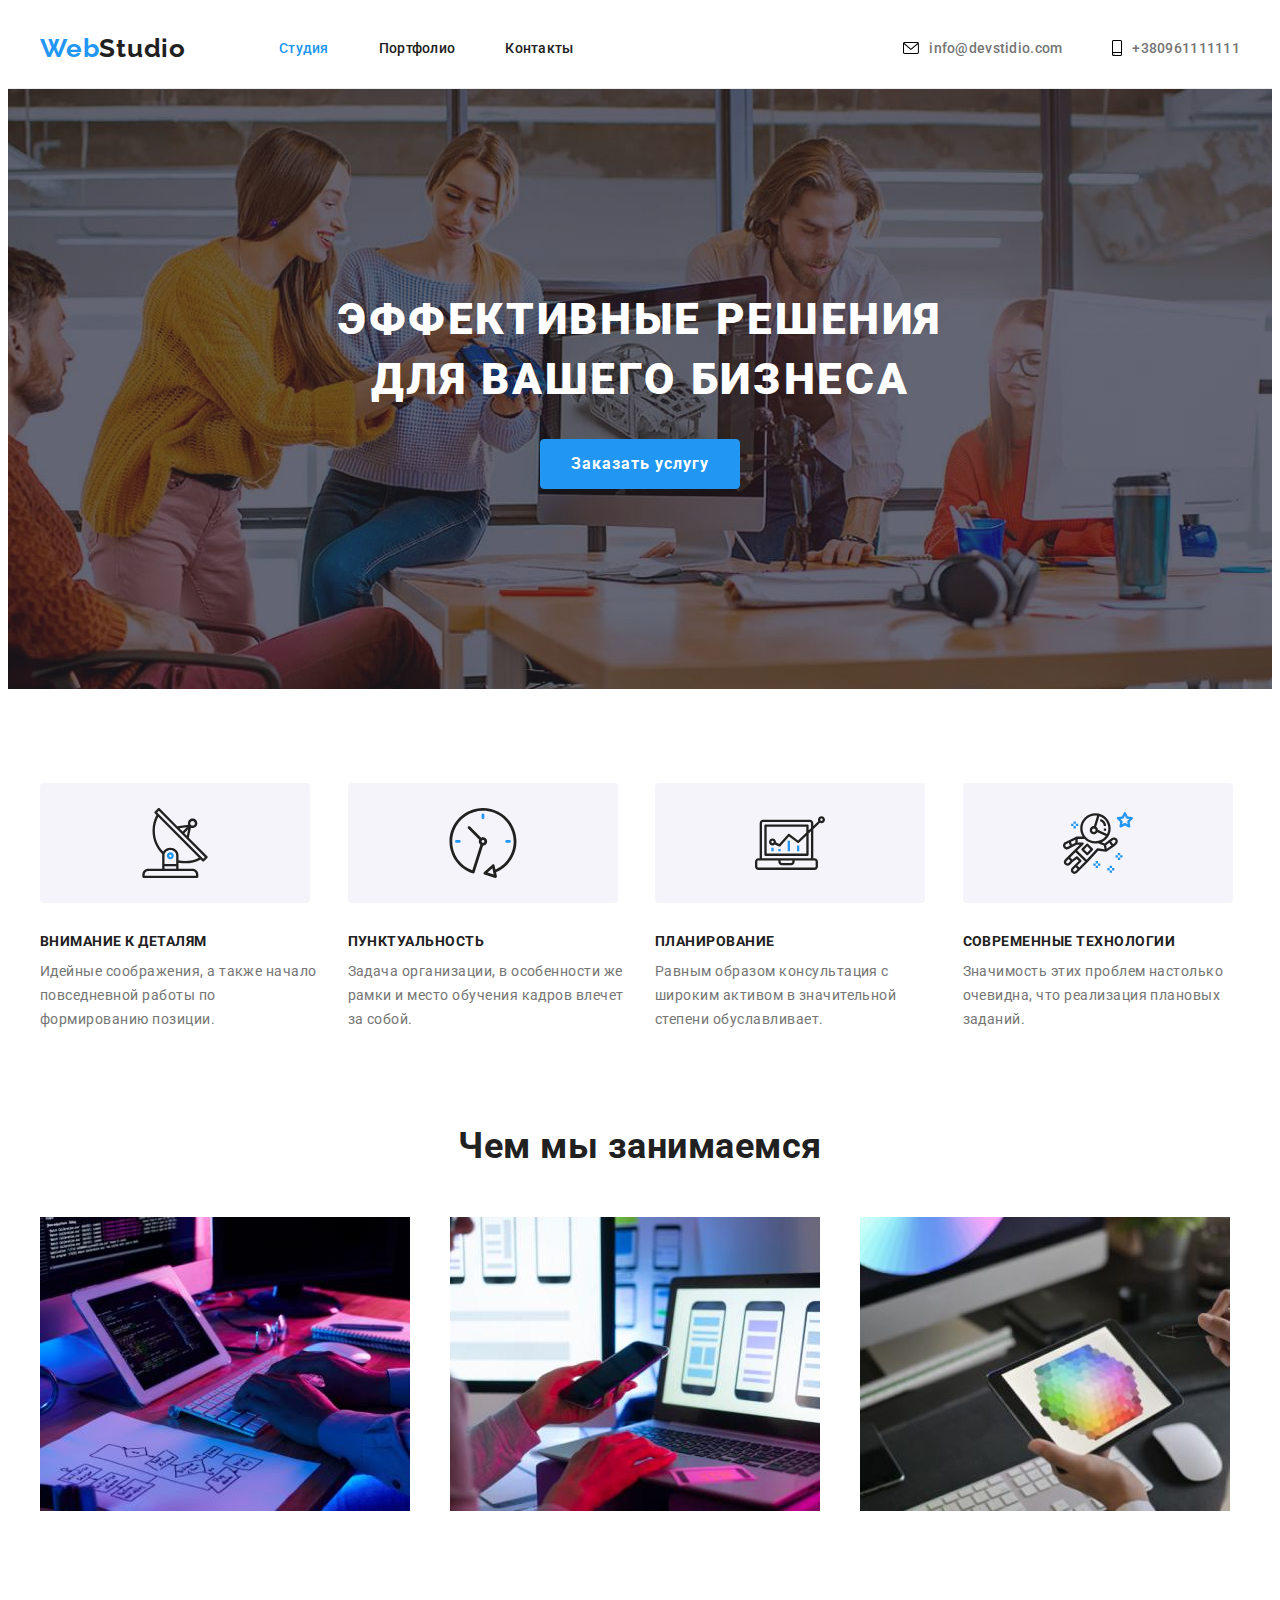
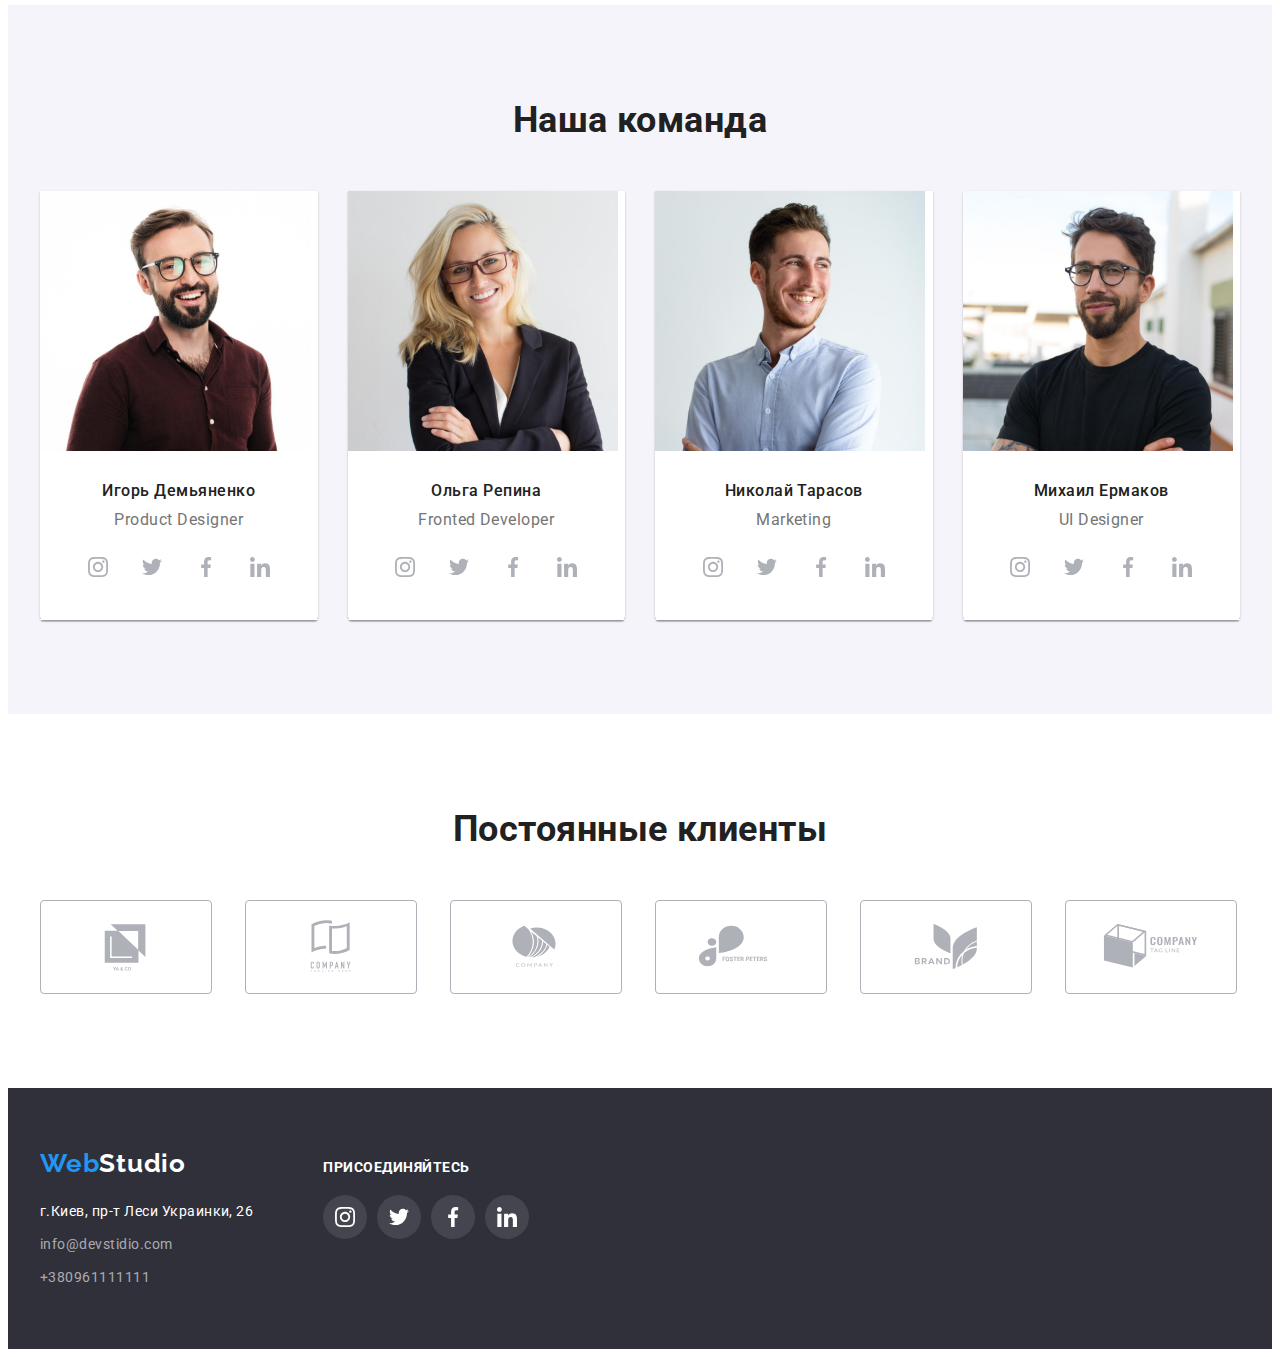
<file: index.html>
<!DOCTYPE html>
<html lang="ru">
  <head>
    <meta charset="UTF-8" />
    <meta http-equiv="X-UA-Compatible" content="IE=Edge" />
    <meta name="viewport" content="width=device-width, initial-scale=1.0" />
    <title>Студия</title>
    <link rel="preconnect" href="https://fonts.googleapis.com" />
    <link rel="preconnect" href="https://fonts.gstatic.com" crossorigin />
    <link
      href="https://fonts.googleapis.com/css2?family=Raleway:wght@700&family=Roboto:wght@400;500;700;900&display=swap"
      rel="stylesheet"
    />
    <link
      rel="stylesheet"
      href="https://cdnjs.cloudflare.com/ajax/libs/modern-normalize/1.1.0/modern-normalize.min.css"
      integrity="sha512-wpPYUAdjBVSE4KJnH1VR1HeZfpl1ub8YT/NKx4PuQ5NmX2tKuGu6U/JRp5y+Y8XG2tV+wKQpNHVUX03MfMFn9Q=="
      crossorigin="anonymous"
      referrerpolicy="no-referrer"
    />
    <link rel="stylesheet" href="./css/styles.css" />
  </head>
  <body>
    <!--Шапка сайта-->
    <header class="header">
      <div class="container header-container">
        <nav class="header-navigation">
          <a href="/" lang="en" class="header-logo link"
            >Web<span class="header-logo-item">Studio</span>
          </a>
          <ul class="header-list list">
            <li class="header-item">
              <a class="header-link link current" href="./index.html">Студия</a>
            </li>
            <li class="header-item">
              <a class="header-link link" href="./portfolio.html">Портфолио</a>
            </li>
            <li class="header-item">
              <a class="header-link link" href="#">Контакты</a>
            </li>
          </ul>
        </nav>
        <ul class="header-contacts-list list">
          <li class="header-contacts-item">
            <a
              class="header-contacts-link link"
              href="mailto:info@devstudio.com"
            >
              <svg class="header-contacts-icon" width="16" height="12">
                <use href="./images/symbol-defs.svg#icon-envelope"></use>
              </svg>
              info@devstidio.com</a
            >
          </li>
          <li class="header-contacts-item">
            <a class="header-contacts-link link" href="tel:+380961111111">
              <svg class="header-contacts-icon" width="10" height="16">
                <use href="./images/symbol-defs.svg#icon-smartphone"></use>
              </svg>
              +380961111111</a
            >
          </li>
        </ul>
      </div>
    </header>
    <!-- Главная страница сайта -->
    <main>
      <section class="hero section">
        <div class="container">
          <h1 class="hero-title">Эффективные решения для вашего бизнеса</h1>
          <button class="hero-button" type="button">Заказать услугу</button>
        </div>
      </section>
      <section class="benefits section">
        <div class="container">
          <h2 class="visually-hidden">Наши преимущества</h2>
          <ul class="benefits-list list">
            <li class="benefits-item">
              <div class="benefits-item-icon">
                <svg class="benefits-icon">
                  <use href="./images/symbol-defs.svg#icon-antenna"></use>
                </svg>
              </div>
              <h3 class="benefits-title">Внимание к деталям</h3>
              <p class="benefits-text">
                Идейные соображения, а также начало повседневной работы по
                формированию позиции.
              </p>
            </li>
            <li class="benefits-item">
              <div class="benefits-item-icon">
                <svg class="benefits-icon">
                  <use href="./images/symbol-defs.svg#icon-clock"></use>
                </svg>
              </div>
              <h3 class="benefits-title">Пунктуальность</h3>
              <p class="benefits-text">
                Задача организации, в особенности же рамки и место обучения
                кадров влечет за собой.
              </p>
            </li>
            <li class="benefits-item">
              <div class="benefits-item-icon">
                <svg class="benefits-icon">
                  <use href="./images/symbol-defs.svg#icon-diagram"></use>
                </svg>
              </div>
              <h3 class="benefits-title">Планирование</h3>
              <p class="benefits-text">
                Равным образом консультация с широким активом в значительной
                степени обуславливает.
              </p>
            </li>
            <li class="benefits-item">
              <div class="benefits-item-icon">
                <svg class="benefits-icon">
                  <use href="./images/symbol-defs.svg#icon-astronaut"></use>
                </svg>
              </div>
              <h3 class="benefits-title">Современные технологии</h3>
              <p class="benefits-text">
                Значимость этих проблем настолько очевидна, что реализация
                плановых заданий.
              </p>
            </li>
          </ul>
        </div>
      </section>
      <section class="work-examples section">
        <div class="container">
          <h2 class="main-title">Чем мы занимаемся</h2>
          <ul class="work-examples-list list">
            <li class="work-examples-item">
              <img
                src="./images/01.jpg"
                width="370"
                alt="Разработка приложений"
              />
            </li>
            <li class="work-examples-item">
              <img
                src="./images/02.jpg"
                width="370"
                alt="Разработка мобильных приложений"
              />
            </li>
            <li class="work-examples-item">
              <img
                src="./images/03.jpg"
                width="370"
                alt="Разработка планшетных приложений"
              />
            </li>
          </ul>
        </div>
      </section>
      <section class="our-team section">
        <div class="container">
          <h2 class="main-title">Наша команда</h2>
          <ul class="our-team-list list">
            <li class="our-team-item">
              <div class="card-thumb">
                <img src="./images/04.jpg" alt="Игорь Демьяненко" width="270" />
              </div>
              <div class="our-team-content">
                <h3 class="our-team-name">Игорь Демьяненко</h3>
                <p class="our-team-profession" lang="en">Product Designer</p>
                <ul class="our-team-icon social-list list">
                  <li class="social-item">
                    <a href="" class="social-link link">
                      <svg class="icon">
                        <use
                          href="./images/symbol-defs.svg#icon-instagram"
                        ></use>
                      </svg>
                    </a>
                  </li>
                  <li class="social-item">
                    <a href="" class="social-link link">
                      <svg class="icon">
                        <use href="./images/symbol-defs.svg#icon-twitter"></use>
                      </svg>
                    </a>
                  </li>
                  <li class="social-item">
                    <a href="" class="social-link link">
                      <svg class="icon">
                        <use
                          href="./images/symbol-defs.svg#icon-facebook"
                        ></use>
                      </svg>
                    </a>
                  </li>
                  <li class="social-item">
                    <a href="" class="social-link link">
                      <svg class="icon">
                        <use
                          href="./images/symbol-defs.svg#icon-linkedin"
                        ></use>
                      </svg>
                    </a>
                  </li>
                </ul>
              </div>
            </li>
            <li class="our-team-item">
              <div class="card-thumb">
                <img src="./images/05.jpg" alt="Ольга Репина" width="270" />
              </div>
              <div class="our-team-content">
                <h3 class="our-team-name">Ольга Репина</h3>
                <p class="our-team-profession" lang="en">Fronted Developer</p>
                <ul class="our-team-icon social-list list">
                  <li class="social-item">
                    <a href="" class="social-link link">
                      <svg class="icon">
                        <use
                          href="./images/symbol-defs.svg#icon-instagram"
                        ></use>
                      </svg>
                    </a>
                  </li>
                  <li class="social-item">
                    <a href="" class="social-link link">
                      <svg class="icon">
                        <use href="./images/symbol-defs.svg#icon-twitter"></use>
                      </svg>
                    </a>
                  </li>
                  <li class="social-item">
                    <a href="" class="social-link link">
                      <svg class="icon">
                        <use
                          href="./images/symbol-defs.svg#icon-facebook"
                        ></use>
                      </svg>
                    </a>
                  </li>
                  <li class="social-item">
                    <a href="" class="social-link link">
                      <svg class="icon">
                        <use
                          href="./images/symbol-defs.svg#icon-linkedin"
                        ></use>
                      </svg>
                    </a>
                  </li>
                </ul>
              </div>
            </li>
            <li class="our-team-item">
              <div class="card-thumb">
                <img src="./images/06.jpg" alt="Николай Тарасов" width="270" />
              </div>
              <div class="our-team-content">
                <h3 class="our-team-name">Николай Тарасов</h3>
                <p class="our-team-profession" lang="en">Marketing</p>
                <ul class="our-team-icon social-list list">
                  <li class="social-item">
                    <a href="" class="social-link link">
                      <svg class="icon">
                        <use
                          href="./images/symbol-defs.svg#icon-instagram"
                        ></use>
                      </svg>
                    </a>
                  </li>
                  <li class="social-item">
                    <a href="" class="social-link link">
                      <svg class="icon">
                        <use href="./images/symbol-defs.svg#icon-twitter"></use>
                      </svg>
                    </a>
                  </li>
                  <li class="social-item">
                    <a href="" class="social-link link">
                      <svg class="icon">
                        <use
                          href="./images/symbol-defs.svg#icon-facebook"
                        ></use>
                      </svg>
                    </a>
                  </li>
                  <li class="social-item">
                    <a href="" class="social-link link">
                      <svg class="icon">
                        <use
                          href="./images/symbol-defs.svg#icon-linkedin"
                        ></use>
                      </svg>
                    </a>
                  </li>
                </ul>
              </div>
            </li>
            <li class="our-team-item">
              <div class="card-thumb">
                <img src="./images/07.jpg" alt="Михаил Ермаков" width="270" />
              </div>
              <div class="our-team-content">
                <h3 class="our-team-name">Михаил Ермаков</h3>
                <p class="our-team-profession" lang="en">UI Designer</p>
                <ul class="our-team-icon social-list list">
                  <li class="social-item">
                    <a href="" class="social-link link">
                      <svg class="icon">
                        <use
                          href="./images/symbol-defs.svg#icon-instagram"
                        ></use>
                      </svg>
                    </a>
                  </li>
                  <li class="social-item">
                    <a href="" class="social-link link">
                      <svg class="icon">
                        <use href="./images/symbol-defs.svg#icon-twitter"></use>
                      </svg>
                    </a>
                  </li>
                  <li class="social-item">
                    <a href="" class="social-link link">
                      <svg class="icon">
                        <use
                          href="./images/symbol-defs.svg#icon-facebook"
                        ></use>
                      </svg>
                    </a>
                  </li>
                  <li class="social-item">
                    <a href="" class="social-link link">
                      <svg class="icon">
                        <use
                          href="./images/symbol-defs.svg#icon-linkedin"
                        ></use>
                      </svg>
                    </a>
                  </li>
                </ul>
              </div>
            </li>
          </ul>
        </div>
      </section>
      <section class="clients section">
        <div class="container">
          <h2 class="main-title">Постоянные клиенты</h2>
          <ul class="clients-list list">
            <li class="clients-item">
              <a href="#" class="clients-link link">
                <svg class="clients-icon">
                  <use href="./images/symbol-defs.svg#icon-client1"></use>
                </svg>
              </a>
            </li>
            <li class="clients-item">
              <a href="#" class="clients-link link">
                <svg class="clients-icon">
                  <use href="./images/symbol-defs.svg#icon-client2"></use>
                </svg>
              </a>
            </li>
            <li class="clients-item">
              <a href="#" class="clients-link link">
                <svg class="clients-icon">
                  <use href="./images/symbol-defs.svg#icon-client3"></use>
                </svg>
              </a>
            </li>
            <li class="clients-item">
              <a href="#" class="clients-link link">
                <svg class="clients-icon">
                  <use href="./images/symbol-defs.svg#icon-client4"></use>
                </svg>
              </a>
            </li>
            <li class="clients-item">
              <a href="#" class="clients-link link">
                <svg class="clients-icon">
                  <use href="./images/symbol-defs.svg#icon-client5"></use>
                </svg>
              </a>
            </li>
            <li class="clients-item">
              <a href="#" class="clients-link link">
                <svg class="clients-icon">
                  <use href="./images/symbol-defs.svg#icon-client6"></use>
                </svg>
              </a>
            </li>
          </ul>
        </div>
      </section>
    </main>
    <!-- Подвал сайта -->
    <footer class="footer-page">
      <div class="footer-block container">
        <div class="contacts-block">
          <a class="footer-logo link" href="/" lang="en"
            >Web<span class="footer-logo-item">Studio</span></a
          >
          <address>
            <ul class="footer-page-list list">
              <li class="footer-page-item">
                <a
                  class="footer-address-link link"
                  href="https://goo.gl/maps/W11AP8xgQY6qdK9m6"
                  target="_blank"
                  rel="noreferrer noopener"
                >
                  г.Киев, пр-т Леси Украинки, 26</a
                >
              </li>
              <li class="footer-page-item">
                <a
                  class="footer-contacts-link link"
                  href="mailto:info@devstudio.com"
                  >info@devstidio.com</a
                >
              </li>
              <li class="footer-page-item">
                <a class="footer-contacts-link link" href="tel:+380961111111"
                  >+380961111111</a
                >
              </li>
            </ul>
          </address>
        </div>
        <div class="social-block">
          <h2 class="footer-title">присоединяйтесь</h2>
          <ul class="footer-soc-list list">
            <li class="footer-soc-item">
              <a href="#" class="footer-soc-link link">
                <svg class="footer-soc-icon">
                  <use href="./images/symbol-defs.svg#icon-instagram"></use>
                </svg>
              </a>
            </li>
            <li class="footer-soc-item">
              <a href="#" class="footer-soc-link link">
                <svg class="footer-soc-icon">
                  <use href="./images/symbol-defs.svg#icon-twitter"></use>
                </svg>
              </a>
            </li>
            <li class="footer-soc-item">
              <a href="#" class="footer-soc-link link">
                <svg class="footer-soc-icon">
                  <use href="./images/symbol-defs.svg#icon-facebook"></use>
                </svg>
              </a>
            </li>
            <li class="footer-soc-item">
              <a href="#" class="footer-soc-link link">
                <svg class="footer-soc-icon">
                  <use href="./images/symbol-defs.svg#icon-linkedin"></use>
                </svg>
              </a>
            </li>
          </ul>
        </div>
      </div>
    </footer>
  </body>
</html>
</file>
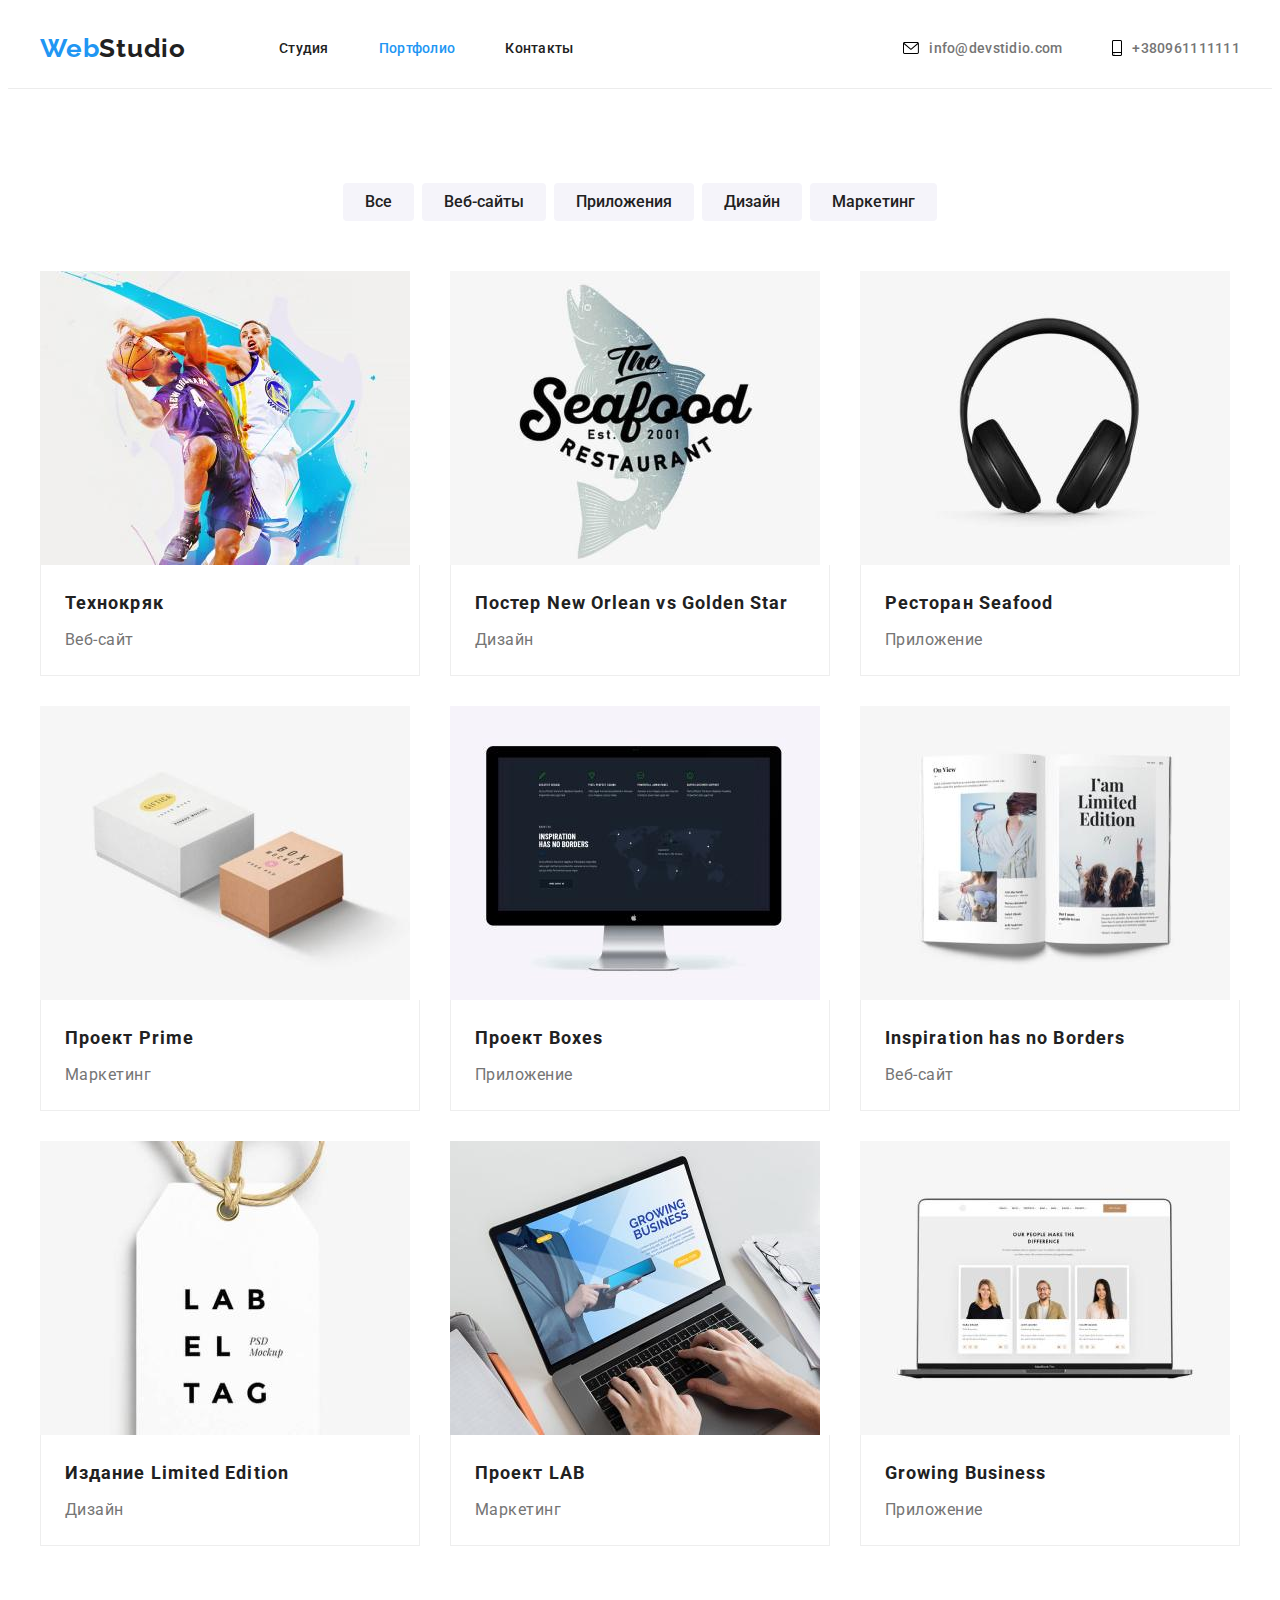
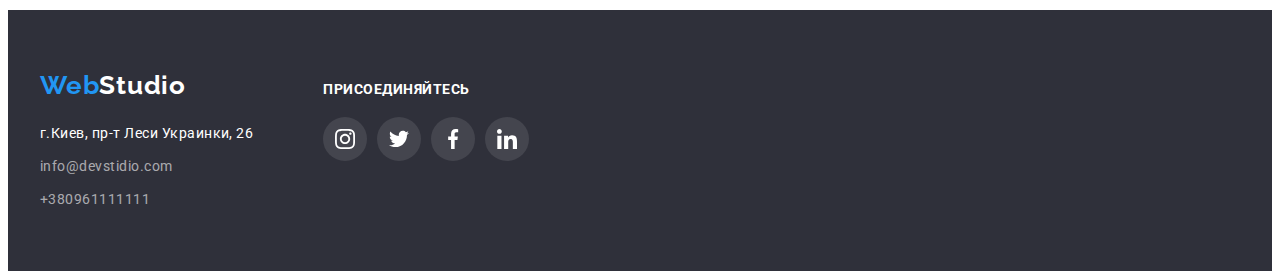
<file: portfolio.html>
<!DOCTYPE html>
<html lang="ru">
  <head>
    <meta charset="UTF-8" />
    <meta http-equiv="X-UA-Compatible" content="IE=edge" />
    <meta name="viewport" content="width=device-width, initial-scale=1.0" />
    <title>Портфолио</title>
    <link rel="preconnect" href="https://fonts.googleapis.com" />
    <link rel="preconnect" href="https://fonts.gstatic.com" crossorigin />
    <link
      href="https://fonts.googleapis.com/css2?family=Raleway:wght@700&family=Roboto:wght@400;500;700;900&display=swap"
      rel="stylesheet"
    />
    <link
      rel="stylesheet"
      href="https://cdnjs.cloudflare.com/ajax/libs/modern-normalize/1.1.0/modern-normalize.min.css"
      integrity="sha512-wpPYUAdjBVSE4KJnH1VR1HeZfpl1ub8YT/NKx4PuQ5NmX2tKuGu6U/JRp5y+Y8XG2tV+wKQpNHVUX03MfMFn9Q=="
      crossorigin="anonymous"
      referrerpolicy="no-referrer"
    />
    <link rel="stylesheet" href="./css/styles.css" />
  </head>
  <body>
    <!--Шапка сайта-->
    <header class="header">
      <div class="container header-container">
        <nav class="header-navigation">
          <a href="/" lang="en" class="header-logo link"
            >Web<span class="header-logo-item">Studio</span>
          </a>
          <ul class="header-list list">
            <li class="header-item">
              <a class="header-link link" href="./index.html">Студия</a>
            </li>
            <li class="header-item">
              <a class="header-link link current" href="./portfolio.html"
                >Портфолио</a
              >
            </li>
            <li class="header-item">
              <a class="header-link link" href="#">Контакты</a>
            </li>
          </ul>
        </nav>
        <ul class="header-contacts-list list">
          <li class="header-contacts-item">
            <a
              class="header-contacts-link link"
              href="mailto:info@devstudio.com"
            >
              <svg class="header-contacts-icon" width="16" height="12">
                <use href="./images/symbol-defs.svg#icon-envelope"></use>
              </svg>
              info@devstidio.com</a
            >
          </li>
          <li class="header-contacts-item">
            <a class="header-contacts-link link" href="tel:+380961111111">
              <svg class="header-contacts-icon" width="10" height="16">
                <use href="./images/symbol-defs.svg#icon-smartphone"></use>
              </svg>
              +380961111111</a
            >
          </li>
        </ul>
      </div>
    </header>
    <!-- Главная сайта -->
    <main>
      <section class="portfolio section">
        <div class="container">
          <ul class="filters-list list">
            <li class="filters-item">
              <button class="filters-button" type="button">Все</button>
            </li>
            <li class="filters-item">
              <button class="filters-button" type="button">Веб-сайты</button>
            </li>
            <li class="filters-item">
              <button class="filters-button" type="button">Приложения</button>
            </li>
            <li class="filters-item">
              <button class="filters-button" type="button">Дизайн</button>
            </li>
            <li class="filters-item">
              <button class="filters-button" type="button">Маркетинг</button>
            </li>
          </ul>

          <ul class="gallery-list list">
            <li class="gallery-item">
              <a href="#" class="gallery-link link">
                <div class="card-thumb">
                  <img
                    src="./images/portfolio-img02.jpg"
                    width="370"
                    alt="Фото веб-сайта"
                  />
                </div>
                <div class="gallery-content">
                  <h2 class="gallery-title">Технокряк</h2>
                  <p class="gallery-text">Веб-сайт</p>
                </div>
              </a>
            </li>
            <li class="gallery-item">
              <a href="#" class="gallery-link link">
                <div class="card-thumb">
                  <img
                    src="./images/portfolio-img03.jpg"
                    width="370"
                    alt="Фото постера"
                  />
                </div>
                <div class="gallery-content">
                  <h2 class="gallery-title">
                    Постер <span lang="en">New Orlean vs Golden Star</span>
                  </h2>
                  <p class="gallery-text">Дизайн</p>
                </div>
              </a>
            </li>
            <li class="gallery-item">
              <a href="#" class="gallery-link link">
                <div class="card-thumb">
                  <img
                    src="./images/portfolio-img04.jpg"
                    width="370"
                    alt="Фото приложения для ресторана"
                  />
                </div>
                <div class="gallery-content">
                  <h2 class="gallery-title">
                    Ресторан <span lang="en">Seafood</span>
                  </h2>
                  <p class="gallery-text">Приложение</p>
                </div>
              </a>
            </li>
            <li class="gallery-item">
              <a href="#" class="gallery-link link">
                <div class="card-thumb">
                  <img
                    src="./images/portfolio-img05.jpg"
                    width="370"
                    alt="Фото проекта"
                  />
                </div>
                <div class="gallery-content">
                  <h2 class="gallery-title">
                    Проект <span lang="en">Prime</span>
                  </h2>
                  <p class="gallery-text">Маркетинг</p>
                </div>
              </a>
            </li>
            <li class="gallery-item">
              <a href="#" class="gallery-link link">
                <div class="card-thumb">
                  <img
                    src="./images/portfolio-img06.jpg"
                    width="370"
                    alt="Фото приложения"
                  />
                </div>
                <div class="gallery-content">
                  <h2 class="gallery-title">
                    Проект <span lang="en">Boxes</span>
                  </h2>
                  <p class="gallery-text">Приложение</p>
                </div>
              </a>
            </li>
            <li class="gallery-item">
              <a href="#" class="gallery-link link">
                <div class="card-thumb">
                  <img
                    src="./images/portfolio-img07.jpg"
                    width="370"
                    alt="Фото веб-сайта"
                  />
                </div>
                <div class="gallery-content">
                  <h2 class="gallery-title" lang="en">
                    Inspiration has no Borders
                  </h2>
                  <p class="gallery-text">Веб-сайт</p>
                </div>
              </a>
            </li>
            <li class="gallery-item">
              <a href="#" class="gallery-link link">
                <div class="card-thumb">
                  <img
                    src="./images/portfolio-img08.jpg"
                    width="370"
                    alt="Фото издания"
                  />
                </div>
                <div class="gallery-content">
                  <h2 class="gallery-title">
                    Издание <span lang="en">Limited Edition</span>
                  </h2>
                  <p class="gallery-text">Дизайн</p>
                </div>
              </a>
            </li>
            <li class="gallery-item">
              <a href="#" class="gallery-link link">
                <div class="card-thumb">
                  <img
                    src="./images/portfolio-img09.jpg"
                    width="370"
                    alt="Фото проекта"
                  />
                </div>
                <div class="gallery-content">
                  <h2 class="gallery-title">
                    Проект <span lang="en">LAB</span>
                  </h2>
                  <p class="gallery-text">Маркетинг</p>
                </div>
              </a>
            </li>
            <li class="gallery-item">
              <a href="#" class="gallery-link link">
                <div class="card-thumb">
                  <img
                    src="./images/portfolio-img01.jpg"
                    width="370"
                    alt="Фото приложения"
                  />
                </div>
                <div class="gallery-content">
                  <h2 class="gallery-title" lang="en">Growing Business</h2>
                  <p class="gallery-text">Приложение</p>
                </div>
              </a>
            </li>
          </ul>
        </div>
      </section>
    </main>
    <!-- Подвал сайта -->
    <footer class="footer-page">
      <div class="footer-block container">
        <div class="contacts-block">
          <a class="footer-logo link" href="/" lang="en"
            >Web<span class="footer-logo-item">Studio</span></a
          >
          <address>
            <ul class="footer-page-list list">
              <li class="footer-page-item">
                <a
                  class="footer-address-link link"
                  href="https://goo.gl/maps/W11AP8xgQY6qdK9m6"
                  target="_blank"
                  rel="noreferrer noopener"
                >
                  г.Киев, пр-т Леси Украинки, 26</a
                >
              </li>
              <li class="footer-page-item">
                <a
                  class="footer-contacts-link link"
                  href="mailto:info@devstudio.com"
                  >info@devstidio.com</a
                >
              </li>
              <li class="footer-page-item">
                <a class="footer-contacts-link link" href="tel:+380961111111"
                  >+380961111111</a
                >
              </li>
            </ul>
          </address>
        </div>
        <div class="social-block">
          <h2 class="footer-title">присоединяйтесь</h2>
          <ul class="footer-soc-list list">
            <li class="footer-soc-item">
              <a href="#" class="footer-soc-link link">
                <svg class="footer-soc-icon">
                  <use href="./images/symbol-defs.svg#icon-instagram"></use>
                </svg>
              </a>
            </li>
            <li class="footer-soc-item">
              <a href="#" class="footer-soc-link link">
                <svg class="footer-soc-icon">
                  <use href="./images/symbol-defs.svg#icon-twitter"></use>
                </svg>
              </a>
            </li>
            <li class="footer-soc-item">
              <a href="#" class="footer-soc-link link">
                <svg class="footer-soc-icon">
                  <use href="./images/symbol-defs.svg#icon-facebook"></use>
                </svg>
              </a>
            </li>
            <li class="footer-soc-item">
              <a href="#" class="footer-soc-link link">
                <svg class="footer-soc-icon">
                  <use href="./images/symbol-defs.svg#icon-linkedin"></use>
                </svg>
              </a>
            </li>
          </ul>
        </div>
      </div>
    </footer>
  </body>
</html>
</file>
<file: css/styles.css>
:root {
  --primary-title-color: #212121;
  --primary-text-color: #757575;
  --secondary-text-color: #ffffff;
  --accent-color: #2196f3;
  --third-color: #2f303a;
  --social-icon-color:#AFB1B8;
}
p,
h1,
h2,
h3,
h4,
h5,
h6 {
    margin: 0;
}

ul {
    margin: 0;
    padding-left: 0;
}

img {
    display: block;
    max-width: 100%;
    height: auto;
}
a{
    display: block;
}
body {
    font-family: roboto, sans-serif;
    letter-spacing: 0.03em;
    color: var(--primary-title-color);
}
.link {
    text-decoration: none;
    outline: none;
}
.list {
  list-style: none;
}
.container {
    width: 1200px;
    margin: 0 auto;
    padding-left: 15px;
    padding-right: 15px;
}
.section{
    padding-top: 94px;
    padding-bottom: 94px;
}
.visually-hidden {
    position: absolute;
    width: 1px;
    height: 1px;
    margin: -1px;
    padding: 0;
    overflow: hidden;
    border: 0;
    clip: rect(0 0 0 0);
}
.main-title{
    margin: 0 auto;
    margin-bottom: 50px;

    font-weight: 700;
    font-size: 36px;
    text-align: center;
    line-height: calc(42 / 36);
    color: var(--primary-title-color);
}
/* ---HEADER--- */

.header{
    border-bottom: 1px solid #ECECEC;
}  
.header-container{
    display: flex;
    align-items: center;
}
 .header-navigation{
    display: flex; 
    align-items: center;
} 
 .header-list{
    display: flex;
} 
 .header-contacts-list{
    display: flex;
    margin-left: auto;
}
.header-item:not(:last-child){
    margin-right: 50px;
}
.header-contacts-item:not(:last-child){
    margin-right: 50px;
} 
.header-logo {
    margin-right: 93px;
    outline: none;

    font-family: Raleway, sans-serif;
    font-weight: 700;
    font-size: 26px;
    line-height: calc(31 / 26);
    letter-spacing: 0.03em;
    color: var(--accent-color);
}
.header-logo-item {
    color: var(--primary-title-color);
}
.header-link {
    padding-top: 32px;
    padding-bottom: 32px;

    font-weight: 500;
    font-size: 14px;
    line-height: calc(16 / 14);
    letter-spacing: 0.02em;
    color: var(--primary-title-color);
}
.header-link.current {
    color: var(--accent-color);
}
.header-link:hover,
.header-link:focus {
    color: var(--accent-color);
}
.header-contacts-link {
    padding-top: 32px;
    padding-bottom: 32px;

    font-weight: 500;
    font-size: 14px;
    line-height: calc(16 / 14);
    letter-spacing: 0.02em;
    color: var(--primary-text-color);
    display: flex;
    align-items: center;
}
.header-contacts-link:hover,
.header-contacts-link:focus {
    color: var(--accent-color);
}
.header-contacts-icon{
    margin-right: 10px;
}
.header-contacts-link:hover .header-contacts-icon,
.header-contacts-link:focus .header-contacts-icon{
    fill: var(--accent-color);
}

/* ---HERO--- */


.hero{
    max-width: 1600px;
    background: var(--third-color);
    background-image: linear-gradient( rgba(47, 48, 58, 0.4), rgba(47, 48, 58, 0.4)),
      url(../images/hero-img.jpg);
    background-repeat: no-repeat;
    background-position: center;
    background-size: cover;
}

.hero.section{
    text-align: center;
    padding-top: 200px;
    padding-bottom: 200px;
}

.hero-title {
    width: 696px;
    margin: 0 auto;

    font-weight: 900;
    font-size: 44px;
    line-height: calc(60 / 44);
    text-align: center;
    letter-spacing: 0.06em;
    text-transform: uppercase;
    color: var(--secondary-text-color);
}
.hero-button {
    width: 200px;
    height: 50px;
    border: 1px solid var(--accent-color);
    border-radius: 4px;
    margin-top: 30px;
    outline: none;

    font-family: inherit;
    font-weight: 700;
    font-size: 16px;
    line-height: calc(30 / 16);
    text-align: center;
    letter-spacing: 0.06em;
    color: var(--secondary-text-color);
    background-color: var(--accent-color);
    cursor: pointer;
}
.hero-button:hover,
.hero-button:focus {
    background: #188ce8;
}

/* ---BENEFITS--- */


.benefits-list{
    display: flex;
    flex-wrap: wrap;
}
.benefits-item{
    flex-basis: calc((100% - (3 * 30px)) / 4);
    margin-left: 30px;
}
.benefits-item:nth-child( 1 ){
    margin-left: 0;
}
.benefits-item-icon{
    width: 270px;
    height: 120px;
    background: #F5F4FA;
    border-radius: 4px;
    display: flex;
    align-items: center;
    justify-content: center;
}
.benefits-icon{
    width: 70px;
    height: 70px;

}

.benefits-title {
   margin-top: 30px;

    font-weight: 700;
    font-size: 14px;
    line-height: calc(16 / 14);
    text-transform: uppercase;
    color: var(--primary-title-color);
}
.benefits-text {
    margin-top: 10px;

    font-size: 14px;
    line-height: calc(24 / 14);
    color: var(--primary-text-color);
}

/* ---WORK EXAMPLES--- */

.work-examples.section{
    padding-top: 0;
}
.work-examples-list{
    display: flex;
    flex-wrap: wrap;
}
.work-examples-item{
    flex-basis: calc((100% - (2 * 30px)) / 3);
    margin-left: 30px;
}
.work-examples-item:nth-child( 1 ){
    margin-left: 0;
}

/* ---OUR TEAM--- */

.our-team.section{
    background: #F5F4FA;
}
.our-team-list{
    display: flex;
    flex-wrap: wrap;
}
.our-team-item{
    background: var(--secondary-text-color);
    flex-basis: calc((100% - (3 * 30px)) / 4);
    margin-left: 30px;
    border-radius: 0px 0px 4px 4px;
    box-shadow: 0px 1px 3px rgba(0, 0, 0, 0.12), 0px 1px 1px rgba(0, 0, 0, 0.14), 0px 2px 1px rgba(0, 0, 0, 0.2);
}
.our-team-item:nth-child( 1 ){
    margin-left: 0;
}
.our-team-content{
    padding-top: 30px;
    padding-bottom: 30px;
    border-bottom: 1px solid var(--secondary-text-color);

}
.our-team-name {
    font-weight: 500;
    font-size: 16px;
    line-height: calc(19 / 16);
    text-align: center;
    color: var(--primary-title-color);
}
.our-team-profession {
    margin-top: 10px;

    font-size: 16px;
    line-height: calc(19 / 16);
    text-align: center;
    color: var(--primary-text-color);
}

.social-list{
    display: flex;
    justify-content: center;
}
.social-item{
    width: 44px;
    height: 44px;
    margin-top: 16px;
}
.social-item:not(:nth-child( 1 )){
    margin-left: 10px;
}
.social-link{
    width: 100%;
    height: 100%;
    background-color:var(--secondary-text-color);
    border-radius: 50%;
    display: flex;
    align-items: center;
    justify-content: center;
}
.social-link:hover, .social-link:focus{
    background-color: var(--accent-color);
}
.social-link:hover .icon, .social-link:focus .icon{
    fill: var(--secondary-text-color);
}
.icon{
    width: 20px;
    height: 20px;
    fill: var(--social-icon-color);
}

/* ---CLIENTS--- */

.clients-list{
    display: flex;
}
.clients-item{
    flex-basis: calc((100% - (5 * 30px)) / 6);
    margin-left: 30px;
}
.clients-item:nth-child(1){
    margin-left: 0;
}
.clients-link{
    width: 170px;
    height: 92px;
    display: flex;
    align-items: center;
    justify-content: center;
    border: 1px solid #AFB1B8;
    border-radius: 4px;
}
 .clients-icon{
    width: 106px;
    height: 60px;
    fill: var(--social-icon-color);
}
 .clients-link:hover,
 .clients-link:focus{
    border: 1px solid var(--accent-color);
}
 .clients-link:hover .clients-icon,
 .clients-link:focus .clients-icon{
    fill:  var(--accent-color);
}

/* ---FOOTER--- */

.footer-block{
    display: flex;
    align-items: baseline;
}
.footer-page {
    background-color: var(--third-color);
    padding-top: 60px;
    padding-bottom: 60px;
}
.footer-page-item:not(:first-child){
    margin-top: 9px;
 } 
.footer-logo{
    margin-bottom: 20px;

    font-family: Raleway, sans-serif;
    font-weight: 700;
    font-size: 26px;
    line-height: calc(31 / 26);
    letter-spacing: 0.03em;
    color: var(--accent-color);
}
.footer-logo-item {
   color: var(--secondary-text-color);
}
.footer-address-link {
    font-style: normal;
    font-size: 14px;
    line-height: calc(24 / 14);
    color: var(--secondary-text-color);
}
.footer-address-link:hover,
.footer-address-link:focus {
    color: var(--accent-color);
}
.footer-contacts-link {
    font-style: normal;
    font-size: 14px;
    line-height: calc(24 / 14);
    color: rgba(255, 255, 255, 0.6);
}
.footer-contacts-link:hover,
.footer-contacts-link:focus {
    color: var(--accent-color);
}
.social-block{
    margin-left: 70px;
}
.footer-title{
    margin-bottom: 20px;
    font-weight: 700;
    font-size: 14px;
    line-height: calc(16 / 14);
    text-transform: uppercase;
    color: var(--secondary-text-color);
}
.footer-soc-list{
    display: flex;
    justify-content: center;
}
.footer-soc-item{
    width: 44px;
    height: 44px;
    flex-basis: calc((100% - (10px * 3)) / 4);
}
.footer-soc-link{
    width: 100%;
    height: 100%;
    background-color: rgba(255, 255, 255, 0.1);;
    border-radius: 50%;
    display: flex;
    align-items: center;
    justify-content: center;
}
.footer-soc-icon{
    width: 20px;
    height: 20px;
    fill: var(--secondary-text-color);
}
.footer-soc-item:not(:nth-child( 1 )){
    margin-left: 10px;
}
.footer-soc-link:hover, .footer-soc-link:focus{
    background-color: var(--accent-color) ;
}
/* ---PORTFOLIO--- */

.filters-list{
    display: flex;
    justify-content: center;
    margin-bottom: 50px;
}
.filters-item:not(:first-child){
    margin-left: 8px;
}
.filters-button {
    padding: 6px 22px;
    background: #F5F4FA;
    border: none;
    border-radius: 4px;
    outline: none;
   
    font-family: inherit;
    font-weight: 500;
    font-size: 16px;
    line-height: calc(26 / 16);
    text-align: center;
    color: var(--primary-title-color);
    cursor: pointer;
}
.filters-button:hover,
.filters-button:focus,
.filters-button.current {
    color: var(--secondary-text-color);
    background-color: var(--accent-color);
    box-shadow: 0px 3px 1px rgba(0, 0, 0, 0.1), 0px 1px 2px rgba(0, 0, 0, 0.08), 0px 2px 2px rgba(0, 0, 0, 0.12);
}
.gallery-list{
    display: flex;
    flex-wrap: wrap;
    margin-bottom: -30px;
    margin-right: -30px;
}
.gallery-item{
    flex-basis: calc(100% / 3 - 30px);
    margin-right: 30px;
}
.gallery-item:not(:nth-last-child(-n + 3)){
    margin-bottom: 30px;
}
.gallery-link:hover, .gallery-link:focus{
    box-shadow: 0px 1px 1px rgba(0, 0, 0, 0.12), 0px 4px 4px rgba(0, 0, 0, 0.06), 1px 4px 6px rgba(0, 0, 0, 0.16);
}
.gallery-content{
    padding: 20px 24px;
    border: 1px solid #EEEEEE;
    border-top: 0px;
}

.gallery-title {
    margin-bottom: 4px;

    font-weight: 700;
    font-size: 18px;
    line-height: calc(36 / 18);
    letter-spacing: 0.06em;
    color: var(--primary-title-color);
}
.gallery-text {
    font-size: 16px;
    line-height: calc(30 / 16);
    color: var(--primary-text-color);
}
</file>
